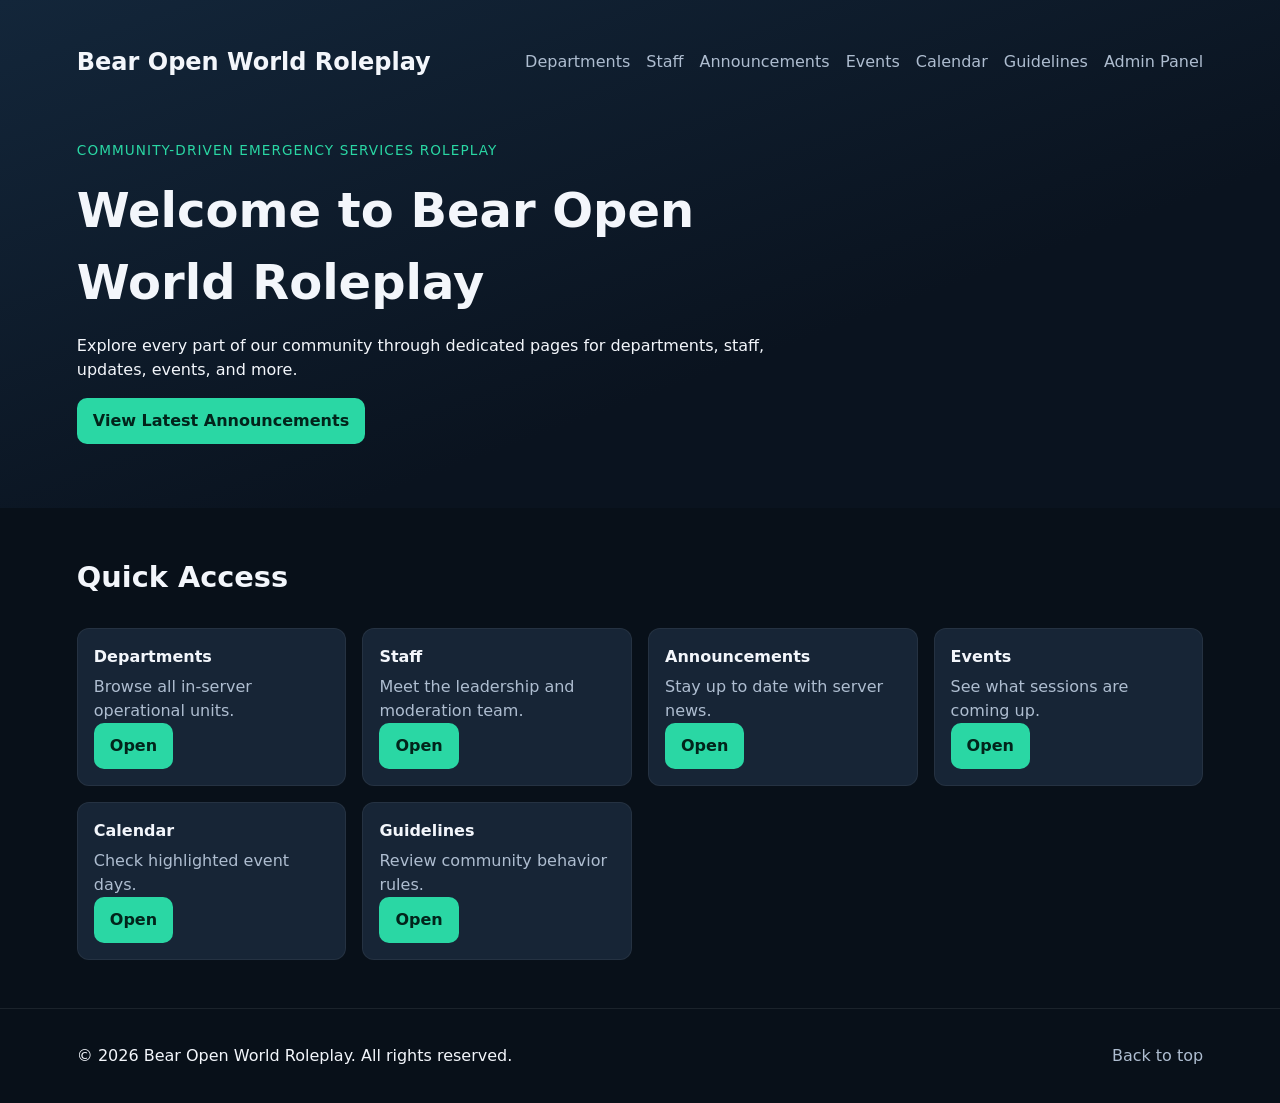
<file: index.html>
<!DOCTYPE html>
<html lang="en">
  <head>
    <meta charset="UTF-8" />
    <meta name="viewport" content="width=device-width, initial-scale=1.0" />
    <title>Bear Open World Roleplay</title>
    <link rel="stylesheet" href="styles.css" />
  </head>
  <body>
    <header class="hero" id="top">
      <nav class="nav">
        <h1>Bear Open World Roleplay</h1>
        <ul>
          <li><a href="departments.html">Departments</a></li>
          <li><a href="staff.html">Staff</a></li>
          <li><a href="announcements.html">Announcements</a></li>
          <li><a href="events.html">Events</a></li>
          <li><a href="calendar.html">Calendar</a></li>
          <li><a href="guidelines.html">Guidelines</a></li>
          <li><a href="admin.html">Admin Panel</a></li>
        </ul>
      </nav>
      <section class="hero-content">
        <p class="tag">Community-driven emergency services roleplay</p>
        <h2>Welcome to Bear Open World Roleplay</h2>
        <p>Explore every part of our community through dedicated pages for departments, staff, updates, events, and more.</p>
        <a class="btn" href="announcements.html">View Latest Announcements</a>
      </section>
    </header>

    <main>
      <section class="section">
        <h3>Quick Access</h3>
        <div class="grid cards">
          <article class="card"><h4>Departments</h4><p>Browse all in-server operational units.</p><a class="btn" href="departments.html">Open</a></article>
          <article class="card"><h4>Staff</h4><p>Meet the leadership and moderation team.</p><a class="btn" href="staff.html">Open</a></article>
          <article class="card"><h4>Announcements</h4><p>Stay up to date with server news.</p><a class="btn" href="announcements.html">Open</a></article>
          <article class="card"><h4>Events</h4><p>See what sessions are coming up.</p><a class="btn" href="events.html">Open</a></article>
          <article class="card"><h4>Calendar</h4><p>Check highlighted event days.</p><a class="btn" href="calendar.html">Open</a></article>
          <article class="card"><h4>Guidelines</h4><p>Review community behavior rules.</p><a class="btn" href="guidelines.html">Open</a></article>
        </div>
      </section>
    </main>

    <footer>
      <p>© <span id="year"></span> Bear Open World Roleplay. All rights reserved.</p>
      <a href="#top">Back to top</a>
    </footer>

    <script src="data.js"></script>
    <script src="script.js"></script>
  </body>
</html>
</file>
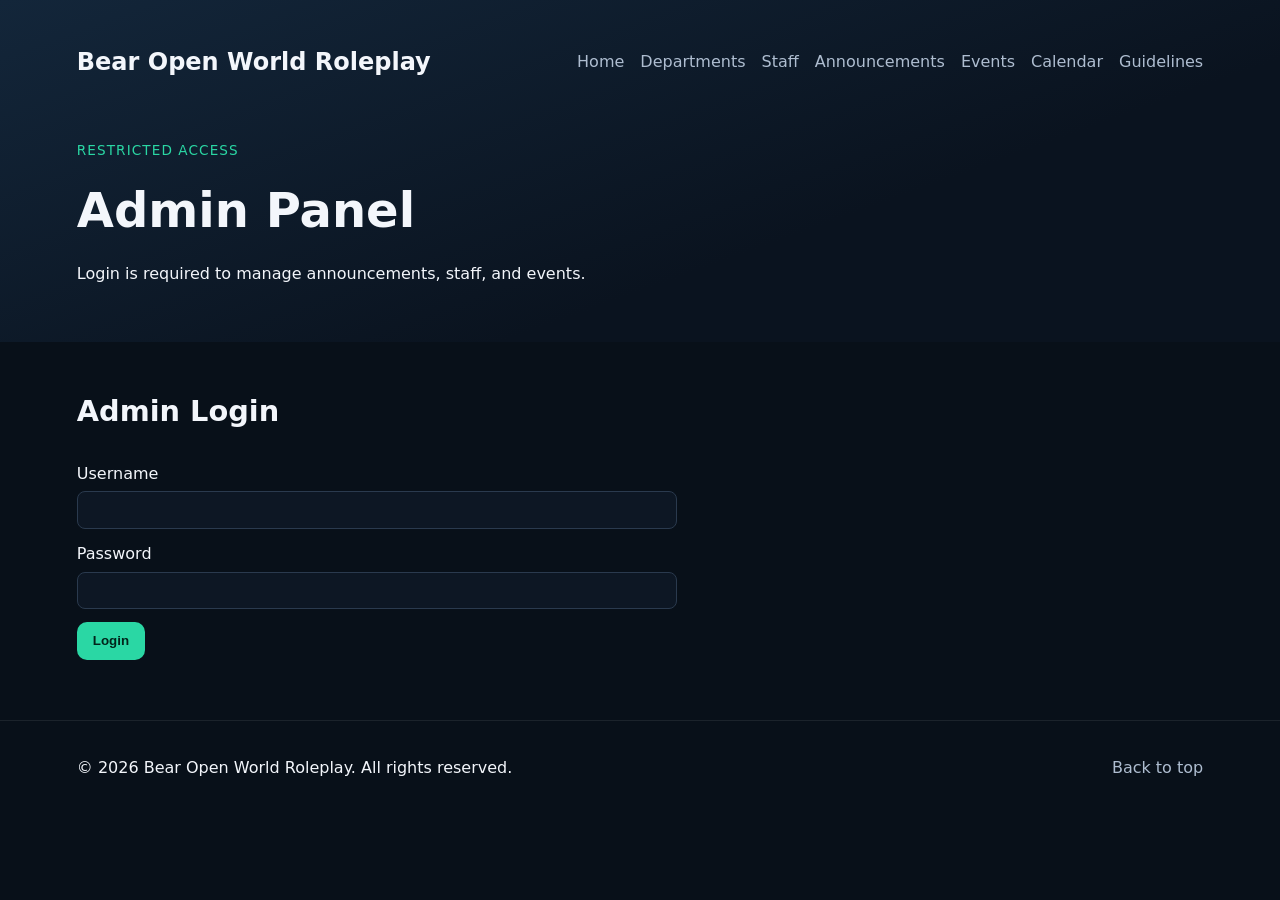
<file: admin.html>
<!DOCTYPE html>
<html lang="en">
  <head>
    <meta charset="UTF-8" />
    <meta name="viewport" content="width=device-width, initial-scale=1.0" />
    <title>Admin Panel | Bear Open World Roleplay</title>
    <link rel="stylesheet" href="styles.css" />
  </head>
  <body>
    <header class="hero slim" id="top">
      <nav class="nav">
        <h1>Bear Open World Roleplay</h1>
        <ul>
          <li><a href="index.html">Home</a></li>
          <li><a href="departments.html">Departments</a></li>
          <li><a href="staff.html">Staff</a></li>
          <li><a href="announcements.html">Announcements</a></li>
          <li><a href="events.html">Events</a></li>
          <li><a href="calendar.html">Calendar</a></li>
          <li><a href="guidelines.html">Guidelines</a></li>
        </ul>
      </nav>
      <section class="hero-content">
        <p class="tag">Restricted Access</p>
        <h2>Admin Panel</h2>
        <p>Login is required to manage announcements, staff, and events.</p>
      </section>
    </header>

    <main>
      <section class="section" id="login-section">
        <h3>Admin Login</h3>
        <form id="login-form" class="admin-form">
          <label>Username <input type="text" id="username" required /></label>
          <label>Password <input type="password" id="password" required /></label>
          <button type="submit" class="btn">Login</button>
          <p id="login-feedback" class="hint"></p>
        </form>
      </section>

      <section class="section alt hidden" id="panel-section">
        <div class="panel-head">
          <h3>Content Management</h3>
          <button id="logout-btn" class="btn">Logout</button>
        </div>

        <div class="grid cards">
          <article class="card">
            <h4>Add Announcement</h4>
            <form id="announcement-form" class="admin-form compact">
              <label>Title <input type="text" id="announcement-title" required /></label>
              <label>Message <textarea id="announcement-body" rows="3" required></textarea></label>
              <button type="submit" class="btn">Add Announcement</button>
            </form>
          </article>

          <article class="card">
            <h4>Add Staff Member</h4>
            <form id="staff-form" class="admin-form compact">
              <label>Name <input type="text" id="staff-name" required /></label>
              <label>Role <input type="text" id="staff-role" required /></label>
              <button type="submit" class="btn">Add Staff</button>
            </form>
          </article>

          <article class="card">
            <h4>Add Event</h4>
            <form id="event-form" class="admin-form compact">
              <label>Event name <input type="text" id="event-name" required /></label>
              <label>Event date <input type="date" id="event-date" required /></label>
              <button type="submit" class="btn">Add Event</button>
            </form>
          </article>
        </div>

        <div class="section-pad">
          <h4>Manage Existing Data</h4>
          <div class="grid cards">
            <article class="card"><h4>Announcements</h4><div id="announcement-preview" class="stack"></div></article>
            <article class="card"><h4>Staff</h4><div id="staff-preview" class="stack"></div></article>
            <article class="card"><h4>Events</h4><div id="event-preview" class="stack"></div></article>
          </div>
        </div>
      </section>
    </main>

    <footer>
      <p>© <span id="year"></span> Bear Open World Roleplay. All rights reserved.</p>
      <a href="#top">Back to top</a>
    </footer>

    <script src="data.js"></script>
    <script src="admin.js"></script>
  </body>
</html>
</file>
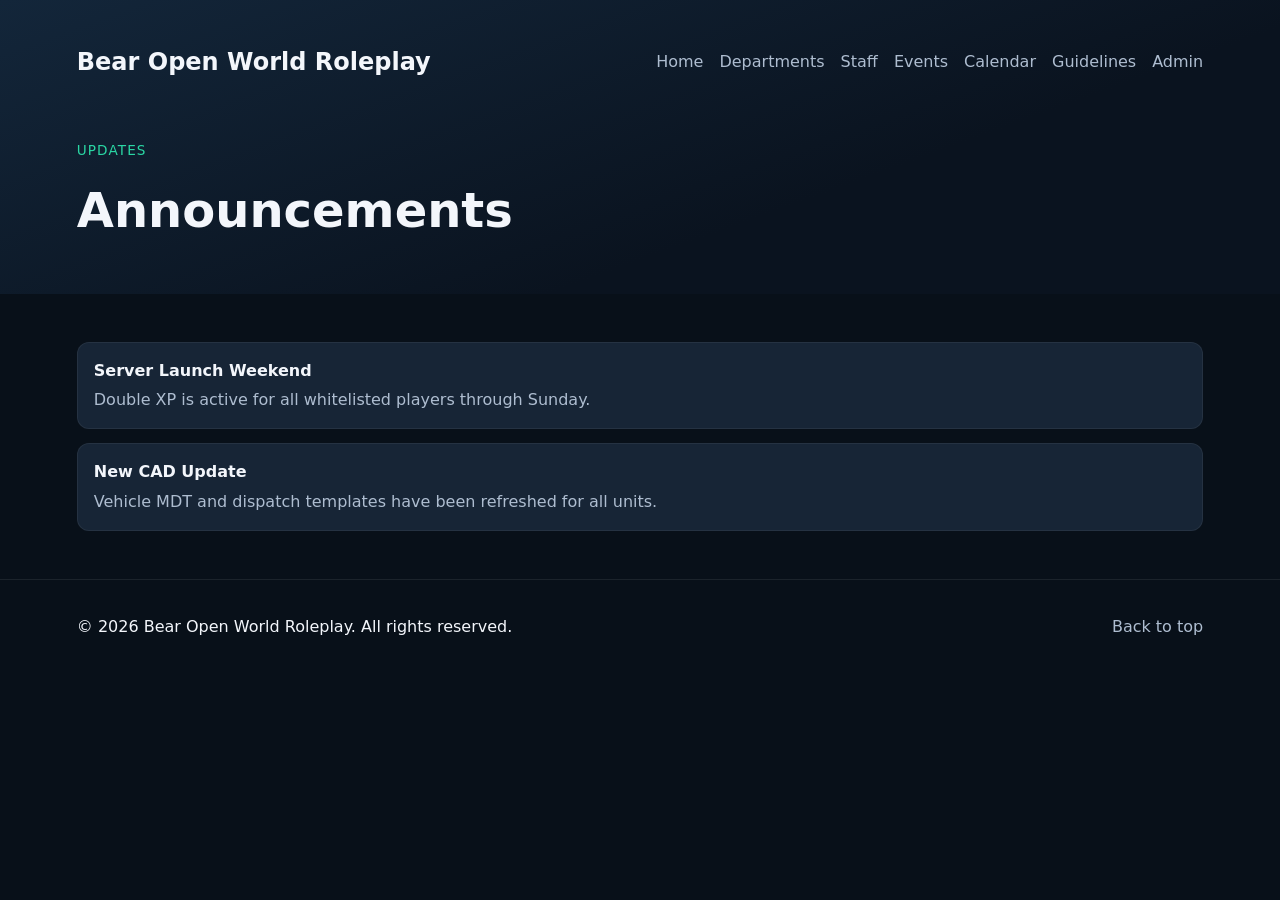
<file: announcements.html>
<!DOCTYPE html>
<html lang="en">
  <head><meta charset="UTF-8" /><meta name="viewport" content="width=device-width, initial-scale=1.0" /><title>Announcements | Bear Open World Roleplay</title><link rel="stylesheet" href="styles.css" /></head>
  <body>
    <header class="hero slim" id="top"><nav class="nav"><h1>Bear Open World Roleplay</h1><ul><li><a href="index.html">Home</a></li><li><a href="departments.html">Departments</a></li><li><a href="staff.html">Staff</a></li><li><a href="events.html">Events</a></li><li><a href="calendar.html">Calendar</a></li><li><a href="guidelines.html">Guidelines</a></li><li><a href="admin.html">Admin</a></li></ul></nav><section class="hero-content"><p class="tag">Updates</p><h2>Announcements</h2></section></header>
    <main><section class="section"><div class="stack" id="announcement-list"></div></section></main>
    <footer><p>© <span id="year"></span> Bear Open World Roleplay. All rights reserved.</p><a href="#top">Back to top</a></footer>
    <script src="data.js"></script><script src="script.js"></script>
  </body>
</html>
</file>
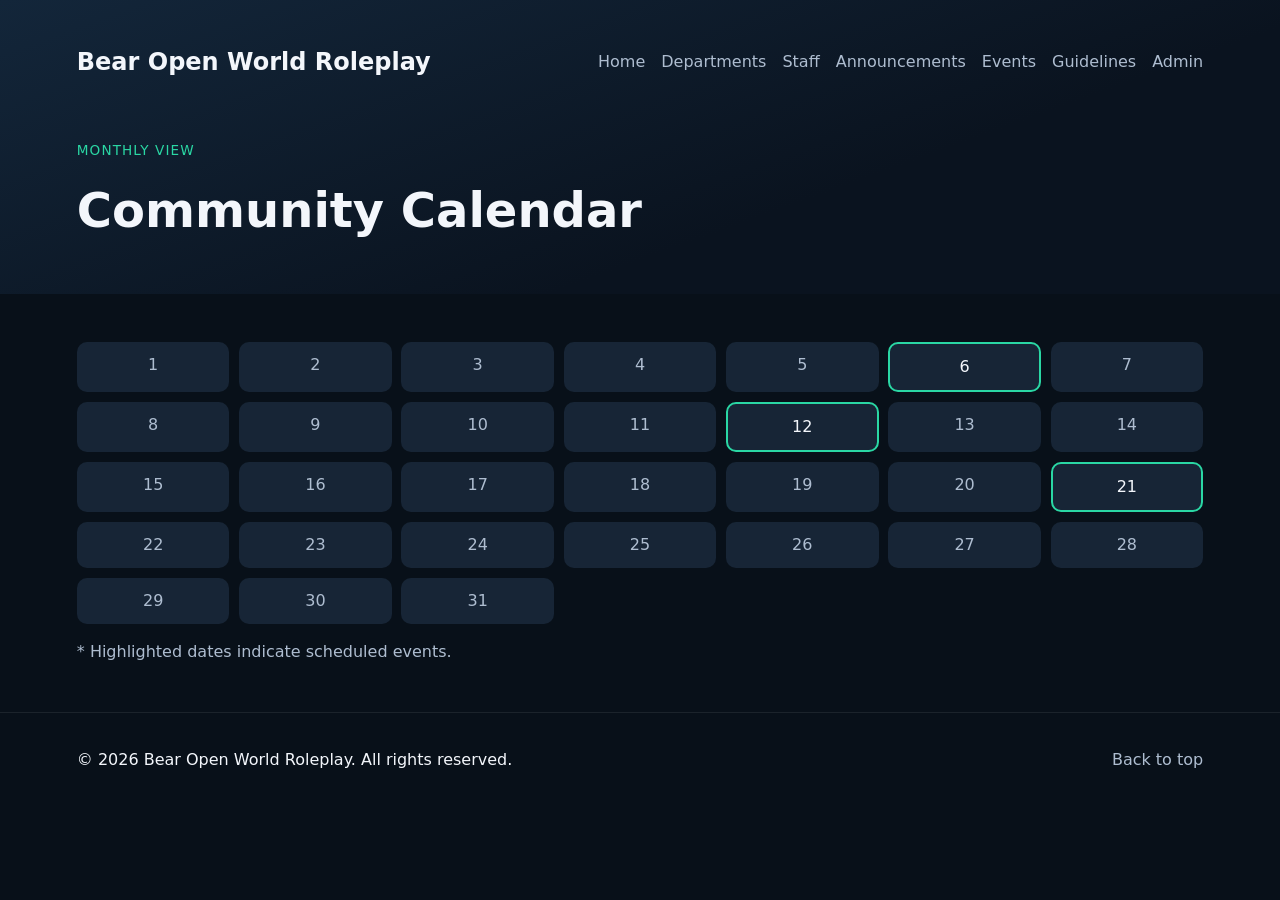
<file: calendar.html>
<!DOCTYPE html>
<html lang="en">
  <head><meta charset="UTF-8" /><meta name="viewport" content="width=device-width, initial-scale=1.0" /><title>Calendar | Bear Open World Roleplay</title><link rel="stylesheet" href="styles.css" /></head>
  <body>
    <header class="hero slim" id="top"><nav class="nav"><h1>Bear Open World Roleplay</h1><ul><li><a href="index.html">Home</a></li><li><a href="departments.html">Departments</a></li><li><a href="staff.html">Staff</a></li><li><a href="announcements.html">Announcements</a></li><li><a href="events.html">Events</a></li><li><a href="guidelines.html">Guidelines</a></li><li><a href="admin.html">Admin</a></li></ul></nav><section class="hero-content"><p class="tag">Monthly View</p><h2>Community Calendar</h2></section></header>
    <main><section class="section"><div class="calendar" id="calendar-grid"></div><p class="hint">* Highlighted dates indicate scheduled events.</p></section></main>
    <footer><p>© <span id="year"></span> Bear Open World Roleplay. All rights reserved.</p><a href="#top">Back to top</a></footer>
    <script src="data.js"></script><script src="script.js"></script>
  </body>
</html>
</file>
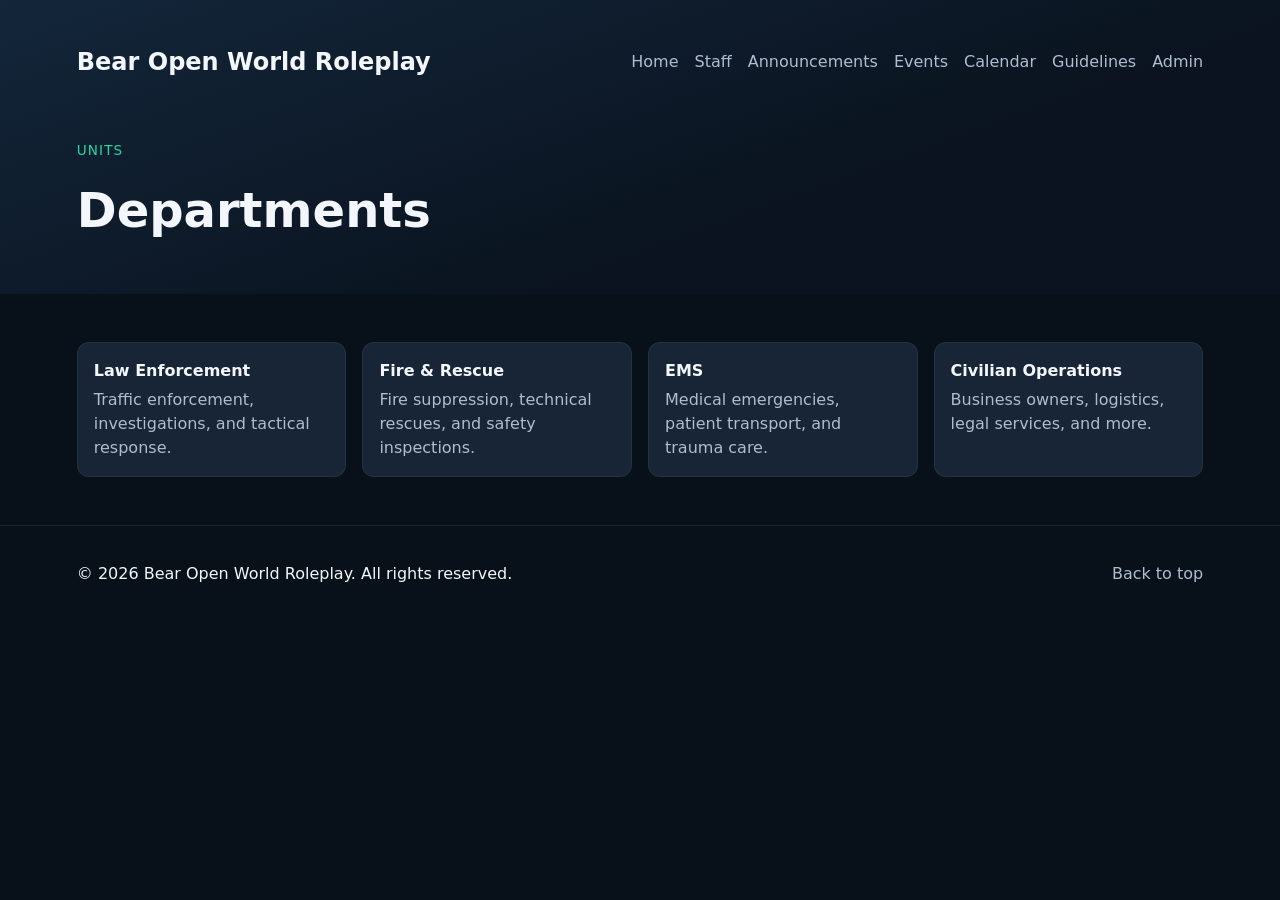
<file: departments.html>
<!DOCTYPE html>
<html lang="en">
  <head><meta charset="UTF-8" /><meta name="viewport" content="width=device-width, initial-scale=1.0" /><title>Departments | Bear Open World Roleplay</title><link rel="stylesheet" href="styles.css" /></head>
  <body>
    <header class="hero slim" id="top"><nav class="nav"><h1>Bear Open World Roleplay</h1><ul><li><a href="index.html">Home</a></li><li><a href="staff.html">Staff</a></li><li><a href="announcements.html">Announcements</a></li><li><a href="events.html">Events</a></li><li><a href="calendar.html">Calendar</a></li><li><a href="guidelines.html">Guidelines</a></li><li><a href="admin.html">Admin</a></li></ul></nav><section class="hero-content"><p class="tag">Units</p><h2>Departments</h2></section></header>
    <main><section class="section"><div class="grid cards" id="department-list"></div></section></main>
    <footer><p>© <span id="year"></span> Bear Open World Roleplay. All rights reserved.</p><a href="#top">Back to top</a></footer>
    <script src="data.js"></script><script src="script.js"></script>
  </body>
</html>
</file>
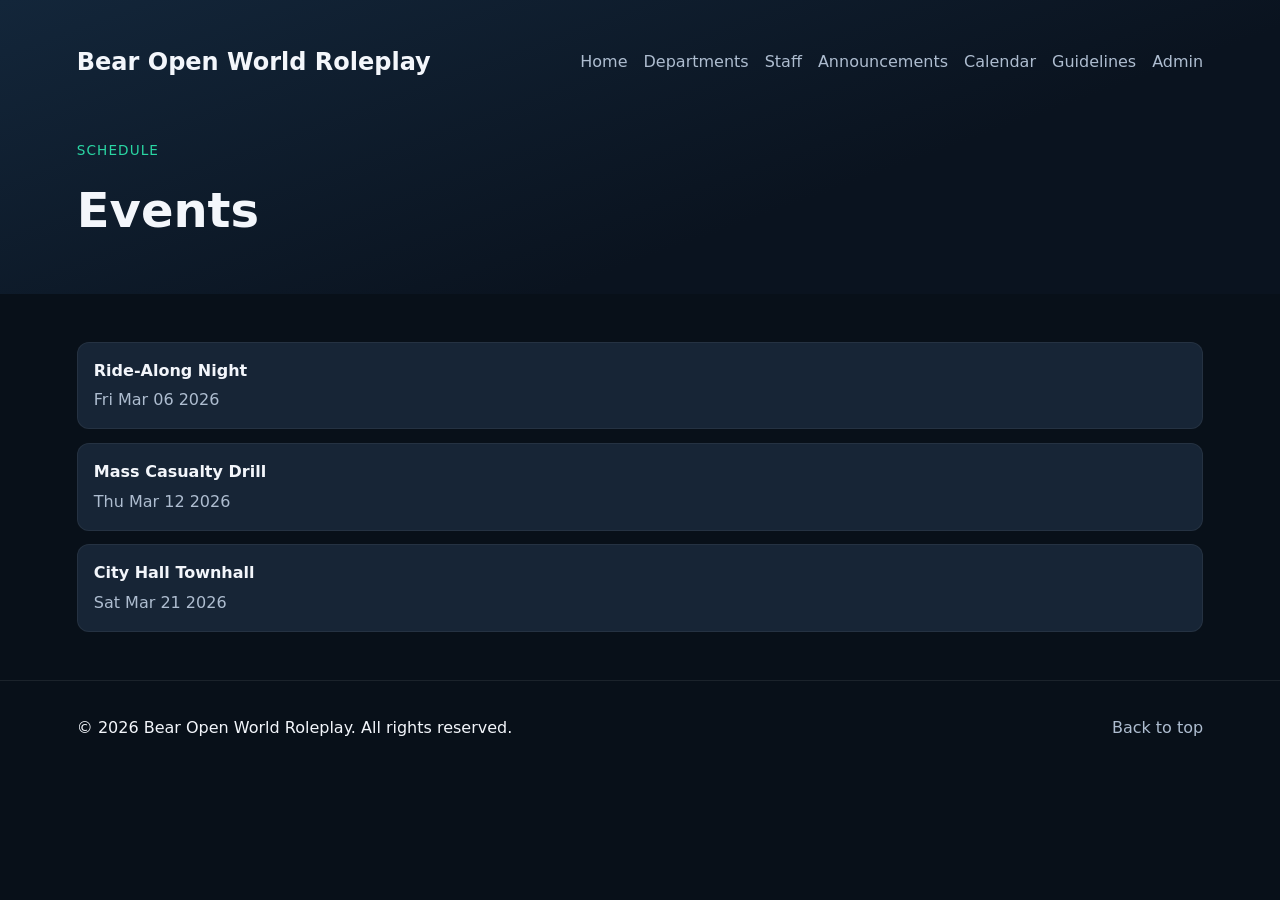
<file: events.html>
<!DOCTYPE html>
<html lang="en">
  <head><meta charset="UTF-8" /><meta name="viewport" content="width=device-width, initial-scale=1.0" /><title>Events | Bear Open World Roleplay</title><link rel="stylesheet" href="styles.css" /></head>
  <body>
    <header class="hero slim" id="top"><nav class="nav"><h1>Bear Open World Roleplay</h1><ul><li><a href="index.html">Home</a></li><li><a href="departments.html">Departments</a></li><li><a href="staff.html">Staff</a></li><li><a href="announcements.html">Announcements</a></li><li><a href="calendar.html">Calendar</a></li><li><a href="guidelines.html">Guidelines</a></li><li><a href="admin.html">Admin</a></li></ul></nav><section class="hero-content"><p class="tag">Schedule</p><h2>Events</h2></section></header>
    <main><section class="section"><div class="stack" id="event-list"></div></section></main>
    <footer><p>© <span id="year"></span> Bear Open World Roleplay. All rights reserved.</p><a href="#top">Back to top</a></footer>
    <script src="data.js"></script><script src="script.js"></script>
  </body>
</html>
</file>
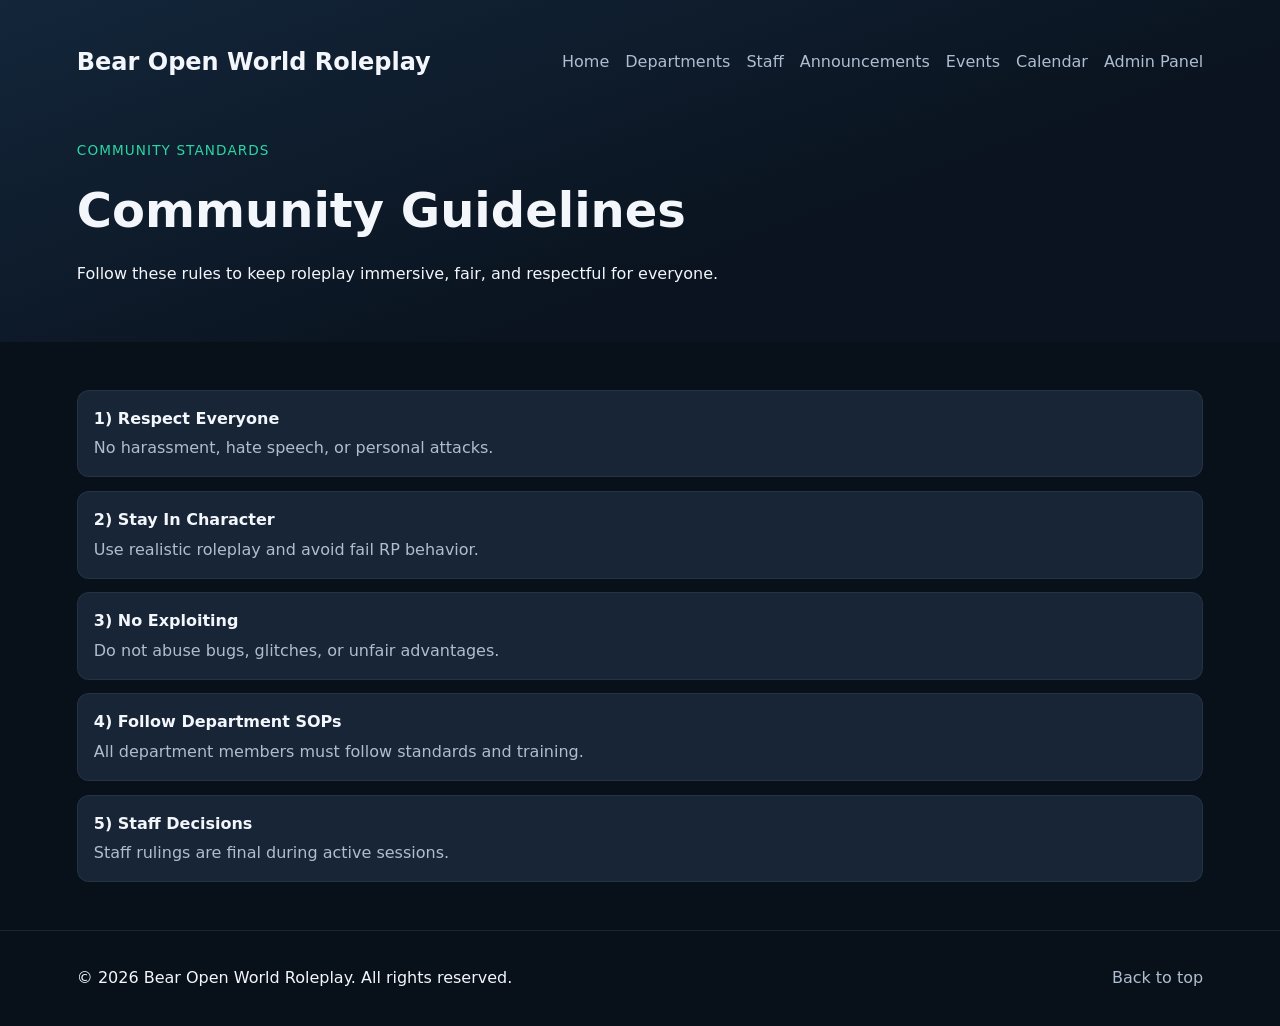
<file: guidelines.html>
<!DOCTYPE html>
<html lang="en">
  <head>
    <meta charset="UTF-8" />
    <meta name="viewport" content="width=device-width, initial-scale=1.0" />
    <title>Community Guidelines | Bear Open World Roleplay</title>
    <link rel="stylesheet" href="styles.css" />
  </head>
  <body>
    <header class="hero slim" id="top">
      <nav class="nav">
        <h1>Bear Open World Roleplay</h1>
        <ul>
          <li><a href="index.html">Home</a></li>
          <li><a href="departments.html">Departments</a></li>
          <li><a href="staff.html">Staff</a></li>
          <li><a href="announcements.html">Announcements</a></li>
          <li><a href="events.html">Events</a></li>
          <li><a href="calendar.html">Calendar</a></li>
          <li><a href="admin.html">Admin Panel</a></li>
        </ul>
      </nav>
      <section class="hero-content">
        <p class="tag">Community Standards</p>
        <h2>Community Guidelines</h2>
        <p>Follow these rules to keep roleplay immersive, fair, and respectful for everyone.</p>
      </section>
    </header>

    <main>
      <section class="section">
        <div class="stack">
          <article class="list-item"><h4>1) Respect Everyone</h4><p>No harassment, hate speech, or personal attacks.</p></article>
          <article class="list-item"><h4>2) Stay In Character</h4><p>Use realistic roleplay and avoid fail RP behavior.</p></article>
          <article class="list-item"><h4>3) No Exploiting</h4><p>Do not abuse bugs, glitches, or unfair advantages.</p></article>
          <article class="list-item"><h4>4) Follow Department SOPs</h4><p>All department members must follow standards and training.</p></article>
          <article class="list-item"><h4>5) Staff Decisions</h4><p>Staff rulings are final during active sessions.</p></article>
        </div>
      </section>
    </main>

    <footer>
      <p>© <span id="year"></span> Bear Open World Roleplay. All rights reserved.</p>
      <a href="#top">Back to top</a>
    </footer>

    <script src="data.js"></script>
    <script src="script.js"></script>
  </body>
</html>
</file>
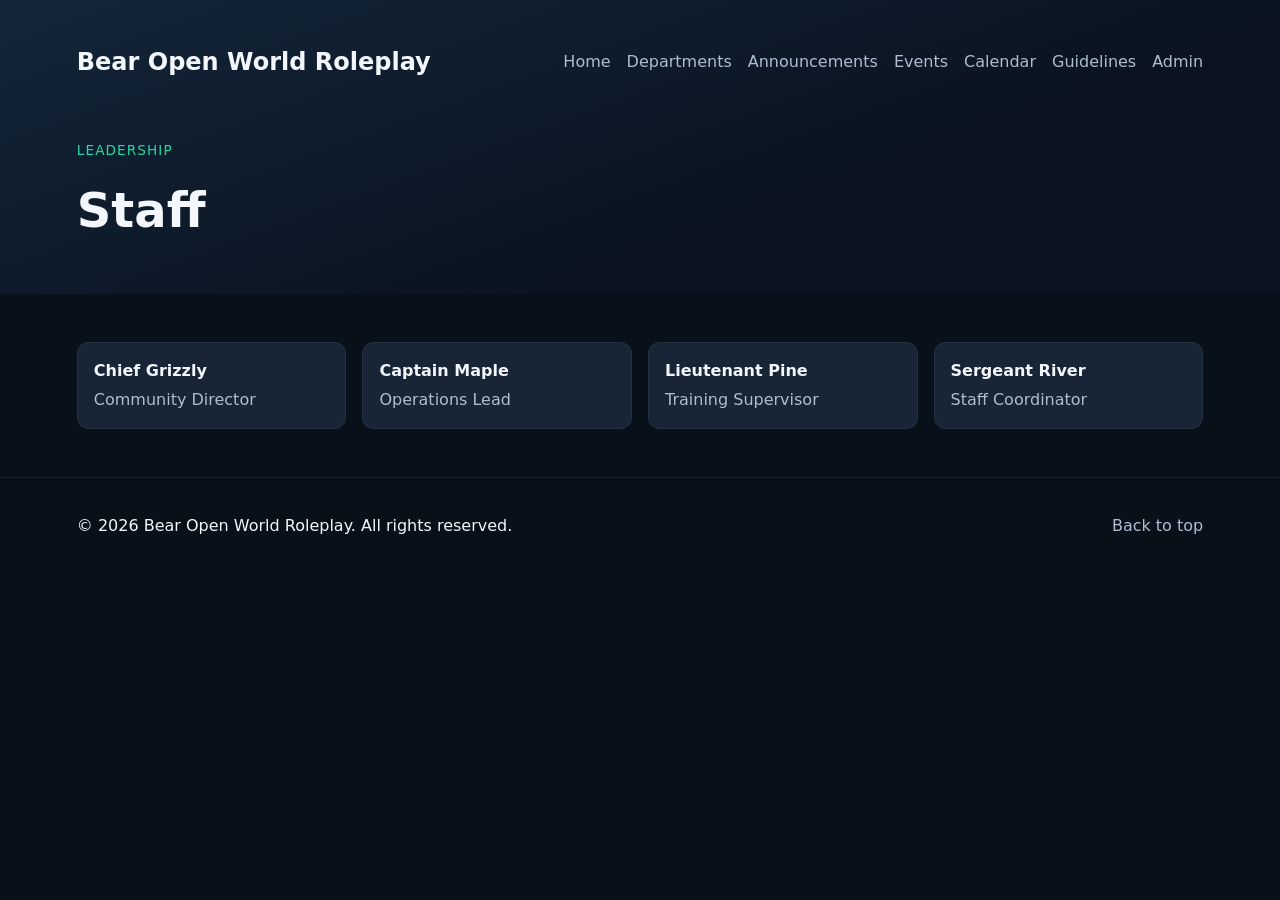
<file: staff.html>
<!DOCTYPE html>
<html lang="en">
  <head><meta charset="UTF-8" /><meta name="viewport" content="width=device-width, initial-scale=1.0" /><title>Staff | Bear Open World Roleplay</title><link rel="stylesheet" href="styles.css" /></head>
  <body>
    <header class="hero slim" id="top"><nav class="nav"><h1>Bear Open World Roleplay</h1><ul><li><a href="index.html">Home</a></li><li><a href="departments.html">Departments</a></li><li><a href="announcements.html">Announcements</a></li><li><a href="events.html">Events</a></li><li><a href="calendar.html">Calendar</a></li><li><a href="guidelines.html">Guidelines</a></li><li><a href="admin.html">Admin</a></li></ul></nav><section class="hero-content"><p class="tag">Leadership</p><h2>Staff</h2></section></header>
    <main><section class="section"><div class="grid cards" id="staff-list"></div></section></main>
    <footer><p>© <span id="year"></span> Bear Open World Roleplay. All rights reserved.</p><a href="#top">Back to top</a></footer>
    <script src="data.js"></script><script src="script.js"></script>
  </body>
</html>
</file>
<file: styles.css>
:root {
  --bg: #081019;
  --bg-soft: #121e2a;
  --card: #172536;
  --text: #f3f6fb;
  --muted: #aebdd0;
  --accent: #2ad7a4;
  --accent-dark: #1db186;
  --danger: #df5d5d;
}

* { box-sizing: border-box; }

body {
  margin: 0;
  font-family: Inter, system-ui, -apple-system, Segoe UI, Roboto, sans-serif;
  color: var(--text);
  background: var(--bg);
  line-height: 1.5;
}

.hero { padding: 1.5rem 6vw 4rem; background: linear-gradient(160deg, #13263a, #0a131f 65%); }
.hero.slim { padding-bottom: 2.5rem; }

.nav { display: flex; justify-content: space-between; align-items: center; gap: 1rem; flex-wrap: wrap; }
.nav ul { list-style: none; display: flex; gap: 1rem; padding: 0; margin: 0; flex-wrap: wrap; }

.nav a, footer a { color: var(--muted); text-decoration: none; }
.nav a:hover, footer a:hover { color: var(--accent); }

.hero-content { max-width: 760px; margin-top: 2.5rem; }
.tag { color: var(--accent); text-transform: uppercase; letter-spacing: 0.08em; font-size: 0.85rem; }
h2 { font-size: clamp(1.8rem, 4vw, 3rem); margin: 0.5rem 0; }

.section { padding: 3rem 6vw; }
.alt { background: var(--bg-soft); }
h3 { margin-top: 0; font-size: 1.8rem; }

.grid { display: grid; grid-template-columns: repeat(auto-fit, minmax(220px, 1fr)); gap: 1rem; }
.card, .list-item { background: var(--card); padding: 1rem; border-radius: 12px; border: 1px solid rgba(255, 255, 255, 0.06); }
.card h4, .list-item h4 { margin: 0 0 0.35rem; }
.card p, .list-item p, .hint { margin: 0; color: var(--muted); }
.stack { display: grid; gap: 0.85rem; }

.calendar { display: grid; grid-template-columns: repeat(7, minmax(44px, 1fr)); gap: 0.6rem; margin-bottom: 1rem; }
.day { text-align: center; padding: 0.7rem 0; border-radius: 10px; background: var(--card); color: var(--muted); }
.day.event { color: var(--text); border: 2px solid var(--accent); }

.admin-form { max-width: 600px; display: grid; gap: 0.8rem; }
.admin-form.compact { max-width: 100%; }
label { display: grid; gap: 0.35rem; }
input, textarea {
  background: #0d1724; border: 1px solid #2a3a4e; color: var(--text);
  border-radius: 8px; padding: 0.65rem;
}

.btn {
  display: inline-block; width: fit-content; padding: 0.7rem 1rem; background: var(--accent);
  color: #02241b; border: none; border-radius: 10px; font-weight: 700; text-decoration: none; cursor: pointer;
}
.btn:hover { background: var(--accent-dark); }
.btn.danger { background: var(--danger); color: #fff; padding: 0.45rem 0.75rem; }
.btn.danger:hover { filter: brightness(0.92); }

.hidden { display: none; }
.panel-head { display: flex; justify-content: space-between; align-items: center; gap: 1rem; margin-bottom: 1rem; }
.section-pad { margin-top: 2rem; }
.manage-row { display: flex; justify-content: space-between; align-items: center; gap: 0.75rem; }

footer {
  display: flex; justify-content: space-between; align-items: center;
  gap: 1rem; padding: 1.2rem 6vw; border-top: 1px solid rgba(255, 255, 255, 0.08);
}

@media (max-width: 700px) {
  .calendar { grid-template-columns: repeat(4, minmax(44px, 1fr)); }
}
</file>
